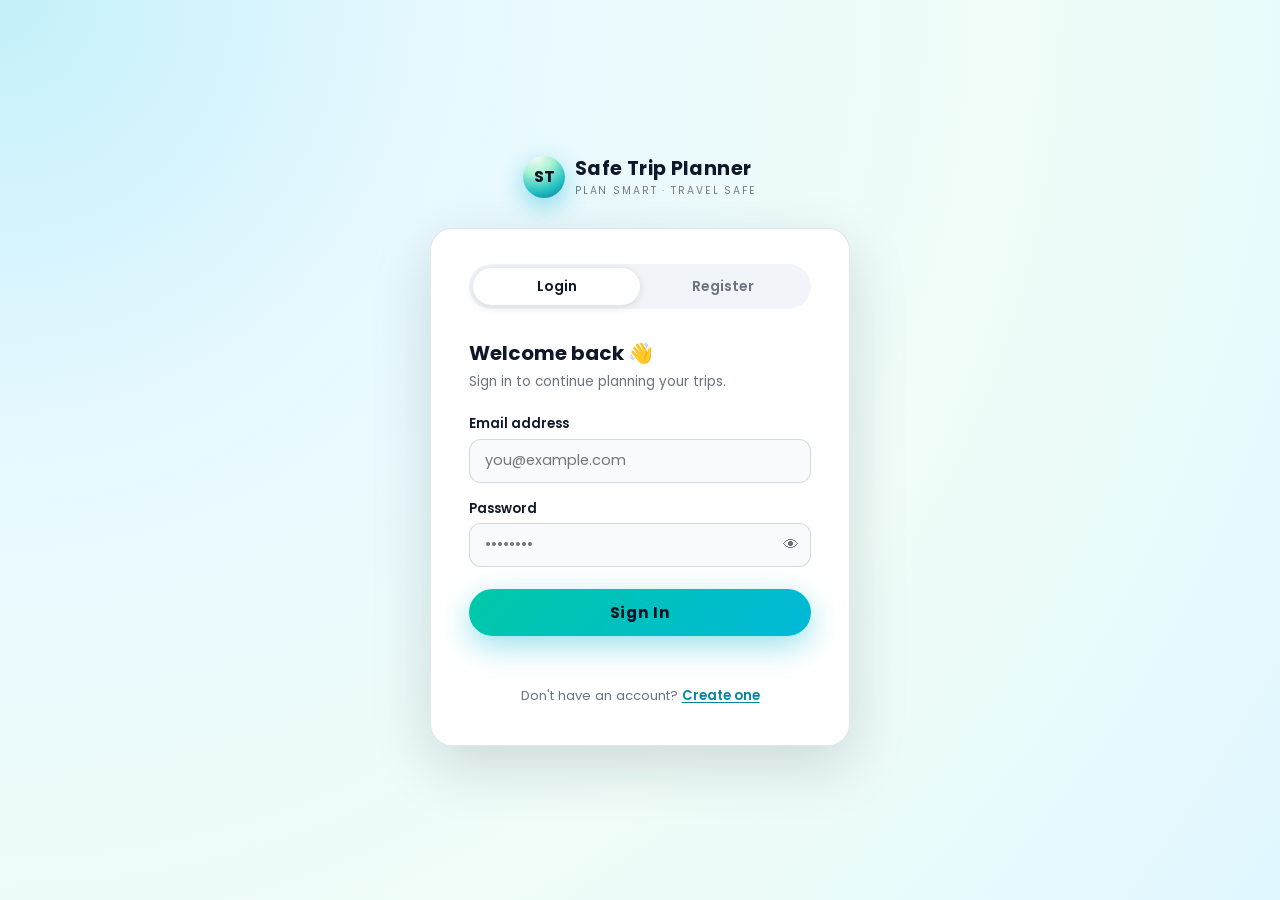
<file: login.html>
<!DOCTYPE html>
<html lang="en">

<head>
    <meta charset="UTF-8">
    <title>Login | Safe Trip Planner</title>
    <meta name="viewport" content="width=device-width, initial-scale=1.0">
    <link rel="preconnect" href="https://fonts.googleapis.com">
    <link rel="preconnect" href="https://fonts.gstatic.com" crossorigin>
    <link href="https://fonts.googleapis.com/css2?family=Poppins:wght@300;400;500;600;700&display=swap"
        rel="stylesheet">

    <style>
        :root {
            --primary: #00b8d8;
            --primary-dark: #0086a0;
            --accent: #00c9a7;
            --text-main: #0f172a;
            --text-muted: #6b7280;
            --card-bg: #ffffff;
            --shadow-soft: 0 20px 60px rgba(15, 23, 42, 0.15);
            --radius-lg: 22px;
            --error: #dc2626;
            --success: #15803d;
        }

        * {
            margin: 0;
            padding: 0;
            box-sizing: border-box;
        }

        body {
            font-family: "Poppins", system-ui, sans-serif;
            background: radial-gradient(circle at top left, #c4f0fa 0%, #e8f9ff 30%, #f0fdf8 65%, #e0f7ff 100%);
            min-height: 100vh;
            display: flex;
            flex-direction: column;
            align-items: center;
            justify-content: center;
            padding: 1.5rem;
        }

        /* ===== LOGO ===== */
        .logo-wrap {
            display: flex;
            align-items: center;
            gap: 0.6rem;
            margin-bottom: 1.8rem;
            text-decoration: none;
            color: var(--text-main);
        }

        .logo-mark {
            width: 42px;
            height: 42px;
            border-radius: 50%;
            background: radial-gradient(circle at 30% 0, #f9fafb 0, #a7f3d0 35%, #22c1c3 70%, #0e7490 100%);
            display: flex;
            align-items: center;
            justify-content: center;
            font-size: 1rem;
            font-weight: 700;
            color: #0b1120;
            box-shadow: 0 8px 24px rgba(6, 182, 212, 0.45);
        }

        .logo-text-main {
            font-weight: 700;
            font-size: 1.2rem;
            letter-spacing: 0.02em;
        }

        .logo-sub {
            display: block;
            font-size: 0.65rem;
            text-transform: uppercase;
            letter-spacing: 0.18em;
            opacity: 0.55;
        }

        /* ===== CARD ===== */
        .auth-card {
            background: var(--card-bg);
            border-radius: var(--radius-lg);
            box-shadow: var(--shadow-soft);
            padding: 2.2rem 2.4rem 2.4rem;
            width: 100%;
            max-width: 420px;
            border: 1px solid rgba(209, 213, 219, 0.6);
        }

        /* ===== TABS ===== */
        .tab-row {
            display: flex;
            background: #f1f5f9;
            border-radius: 999px;
            padding: 4px;
            margin-bottom: 1.8rem;
        }

        .tab-btn {
            flex: 1;
            border: none;
            background: transparent;
            border-radius: 999px;
            padding: 0.5rem 0;
            font-size: 0.88rem;
            font-weight: 600;
            font-family: inherit;
            color: var(--text-muted);
            cursor: pointer;
            transition: background 0.25s ease, color 0.25s ease, box-shadow 0.25s ease;
        }

        .tab-btn.active {
            background: #ffffff;
            color: var(--text-main);
            box-shadow: 0 2px 10px rgba(15, 23, 42, 0.12);
        }

        /* ===== PANELS ===== */
        .panel {
            display: none;
        }

        .panel.active {
            display: block;
        }

        .panel-title {
            font-size: 1.25rem;
            font-weight: 700;
            margin-bottom: 0.25rem;
            color: var(--text-main);
        }

        .panel-sub {
            font-size: 0.85rem;
            color: var(--text-muted);
            margin-bottom: 1.4rem;
        }

        /* ===== FORM ===== */
        .field {
            display: flex;
            flex-direction: column;
            gap: 0.28rem;
            margin-bottom: 1rem;
        }

        .field label {
            font-size: 0.82rem;
            font-weight: 600;
            color: var(--text-main);
        }

        .field input {
            border: 1.5px solid rgba(209, 213, 219, 0.9);
            border-radius: 12px;
            padding: 0.65rem 0.9rem;
            font-size: 0.9rem;
            font-family: inherit;
            outline: none;
            background: #f9fafb;
            color: var(--text-main);
            transition: border-color 0.2s ease, box-shadow 0.2s ease, background 0.2s ease;
        }

        .field input:focus {
            border-color: var(--primary);
            background: #ffffff;
            box-shadow: 0 0 0 3px rgba(0, 184, 216, 0.15);
        }

        /* password wrapper with eye toggle */
        .pw-wrap {
            position: relative;
        }

        .pw-wrap input {
            width: 100%;
            padding-right: 2.6rem;
        }

        .pw-eye {
            position: absolute;
            right: 0.75rem;
            top: 50%;
            transform: translateY(-50%);
            background: none;
            border: none;
            cursor: pointer;
            color: var(--text-muted);
            font-size: 1rem;
            line-height: 1;
            padding: 0;
        }

        /* ===== SUBMIT BUTTON ===== */
        .btn-submit {
            width: 100%;
            padding: 0.75rem;
            border: none;
            border-radius: 999px;
            background: linear-gradient(135deg, var(--accent), var(--primary));
            color: #0b1120;
            font-family: inherit;
            font-size: 0.95rem;
            font-weight: 700;
            letter-spacing: 0.04em;
            cursor: pointer;
            margin-top: 0.4rem;
            box-shadow: 0 10px 30px rgba(6, 182, 212, 0.4);
            transition: transform 0.2s ease, box-shadow 0.2s ease, filter 0.2s ease;
        }

        .btn-submit:hover {
            transform: translateY(-2px);
            box-shadow: 0 16px 40px rgba(6, 182, 212, 0.55);
            filter: brightness(1.04);
        }

        .btn-submit:active {
            transform: translateY(0);
            box-shadow: 0 8px 20px rgba(6, 182, 212, 0.4);
        }

        .btn-submit:disabled {
            opacity: 0.65;
            cursor: not-allowed;
            transform: none;
        }

        /* ===== MESSAGES ===== */
        .msg {
            font-size: 0.83rem;
            margin-top: 0.85rem;
            text-align: center;
            min-height: 1.2em;
            font-weight: 500;
        }

        .msg.error {
            color: var(--error);
        }

        .msg.success {
            color: var(--success);
        }

        /* ===== FOOTER LINK ===== */
        .switch-link {
            text-align: center;
            font-size: 0.82rem;
            color: var(--text-muted);
            margin-top: 1.3rem;
        }

        .switch-link button {
            background: none;
            border: none;
            color: var(--primary-dark);
            font-weight: 600;
            font-family: inherit;
            font-size: inherit;
            cursor: pointer;
            text-decoration: underline;
            text-underline-offset: 2px;
        }

        @keyframes fadeInUp {
            from {
                opacity: 0;
                transform: translateY(14px);
            }

            to {
                opacity: 1;
                transform: translateY(0);
            }
        }

        .auth-card {
            animation: fadeInUp 0.45s ease both;
        }
    </style>
</head>

<body>

    <a href="/index.html" class="logo-wrap">
        <div class="logo-mark">ST</div>
        <div>
            <div class="logo-text-main">Safe Trip Planner</div>
            <span class="logo-sub">Plan smart · travel safe</span>
        </div>
    </a>

    <div class="auth-card">

        <!-- Tab switcher -->
        <div class="tab-row">
            <button class="tab-btn active" id="tab-login" onclick="switchTab('login')">Login</button>
            <button class="tab-btn" id="tab-register" onclick="switchTab('register')">Register</button>
        </div>

        <!-- LOGIN PANEL -->
        <div class="panel active" id="panel-login">
            <div class="panel-title">Welcome back 👋</div>
            <div class="panel-sub">Sign in to continue planning your trips.</div>

            <form id="form-login" novalidate onsubmit="handleLogin(event)">
                <div class="field">
                    <label for="login-email">Email address</label>
                    <input id="login-email" type="email" placeholder="you@example.com" autocomplete="email" required>
                </div>
                <div class="field">
                    <label for="login-password">Password</label>
                    <div class="pw-wrap">
                        <input id="login-password" type="password" placeholder="••••••••"
                            autocomplete="current-password" required>
                        <button type="button" class="pw-eye" onclick="togglePw('login-password', this)"
                            title="Show/hide password">👁</button>
                    </div>
                </div>
                <button type="submit" class="btn-submit" id="btn-login">Sign In</button>
                <div class="msg" id="msg-login"></div>
            </form>

            <div class="switch-link">
                Don't have an account?
                <button onclick="switchTab('register')">Create one</button>
            </div>
        </div>

        <!-- REGISTER PANEL -->
        <div class="panel" id="panel-register">
            <div class="panel-title">Create account ✨</div>
            <div class="panel-sub">Join Safe Trip Planner and start exploring.</div>

            <form id="form-register" novalidate onsubmit="handleRegister(event)">
                <div class="field">
                    <label for="reg-email">Email address</label>
                    <input id="reg-email" type="email" placeholder="you@example.com" autocomplete="email" required>
                </div>
                <div class="field">
                    <label for="reg-password">Password <span style="color:var(--text-muted);font-weight:400">(min 6
                            chars)</span></label>
                    <div class="pw-wrap">
                        <input id="reg-password" type="password" placeholder="••••••••" autocomplete="new-password"
                            required>
                        <button type="button" class="pw-eye" onclick="togglePw('reg-password', this)"
                            title="Show/hide password">👁</button>
                    </div>
                </div>
                <div class="field">
                    <label for="reg-confirm">Confirm password</label>
                    <div class="pw-wrap">
                        <input id="reg-confirm" type="password" placeholder="••••••••" autocomplete="new-password"
                            required>
                        <button type="button" class="pw-eye" onclick="togglePw('reg-confirm', this)"
                            title="Show/hide password">👁</button>
                    </div>
                </div>
                <button type="submit" class="btn-submit" id="btn-register">Create Account</button>
                <div class="msg" id="msg-register"></div>
            </form>

            <div class="switch-link">
                Already have an account?
                <button onclick="switchTab('login')">Sign in</button>
            </div>
        </div>

    </div>

    <script>
        // ===== If already logged in, skip to plan-trip =====
        (function () {
            if (localStorage.getItem("authToken")) {
                window.location.replace("/plan-trip.html");
            }
        })();

        // ===== Tab switching =====
        function switchTab(tab) {
            document.getElementById("panel-login").classList.toggle("active", tab === "login");
            document.getElementById("panel-register").classList.toggle("active", tab === "register");
            document.getElementById("tab-login").classList.toggle("active", tab === "login");
            document.getElementById("tab-register").classList.toggle("active", tab === "register");
            document.getElementById("msg-login").textContent = "";
            document.getElementById("msg-register").textContent = "";
        }

        // ===== Password eye toggle =====
        function togglePw(inputId, btn) {
            const input = document.getElementById(inputId);
            if (input.type === "password") {
                input.type = "text";
                btn.textContent = "🙈";
            } else {
                input.type = "password";
                btn.textContent = "👁";
            }
        }

        // ===== Show message helpers =====
        function showMsg(id, text, type) {
            const el = document.getElementById(id);
            el.textContent = text;
            el.className = "msg " + type;
        }

        // ===== Save session & redirect =====
        function saveSession(data) {
            localStorage.setItem("authToken", data.token);
            localStorage.setItem("userEmail", data.email);
            window.location.replace("/plan-trip.html");
        }

        // ===== LOGIN =====
        async function handleLogin(e) {
            e.preventDefault();
            const email = document.getElementById("login-email").value.trim();
            const password = document.getElementById("login-password").value;
            const btn = document.getElementById("btn-login");

            if (!email || !password) {
                showMsg("msg-login", "Please fill in all fields.", "error");
                return;
            }

            btn.disabled = true;
            btn.textContent = "Signing in…";

            try {
                const res = await fetch("/api/auth/login", {
                    method: "POST",
                    headers: { "Content-Type": "application/json" },
                    body: JSON.stringify({ email, password })
                });
                const data = await res.json();
                if (!res.ok) {
                    showMsg("msg-login", data.error || "Login failed.", "error");
                } else {
                    showMsg("msg-login", "✓ Logged in! Redirecting…", "success");
                    setTimeout(() => saveSession(data), 600);
                }
            } catch {
                showMsg("msg-login", "Network error. Is the server running?", "error");
            } finally {
                btn.disabled = false;
                btn.textContent = "Sign In";
            }
        }

        // ===== REGISTER =====
        async function handleRegister(e) {
            e.preventDefault();
            const email = document.getElementById("reg-email").value.trim();
            const password = document.getElementById("reg-password").value;
            const confirm = document.getElementById("reg-confirm").value;
            const btn = document.getElementById("btn-register");

            if (!email || !password || !confirm) {
                showMsg("msg-register", "Please fill in all fields.", "error");
                return;
            }
            if (password.length < 6) {
                showMsg("msg-register", "Password must be at least 6 characters.", "error");
                return;
            }
            if (password !== confirm) {
                showMsg("msg-register", "Passwords do not match.", "error");
                return;
            }

            btn.disabled = true;
            btn.textContent = "Creating account…";

            try {
                const res = await fetch("/api/auth/register", {
                    method: "POST",
                    headers: { "Content-Type": "application/json" },
                    body: JSON.stringify({ email, password })
                });
                const data = await res.json();
                if (!res.ok) {
                    showMsg("msg-register", data.error || "Registration failed.", "error");
                } else {
                    showMsg("msg-register", "✓ Account created! Redirecting…", "success");
                    setTimeout(() => saveSession(data), 600);
                }
            } catch {
                showMsg("msg-register", "Network error. Is the server running?", "error");
            } finally {
                btn.disabled = false;
                btn.textContent = "Create Account";
            }
        }
    </script>

</body>

</html>
</file>
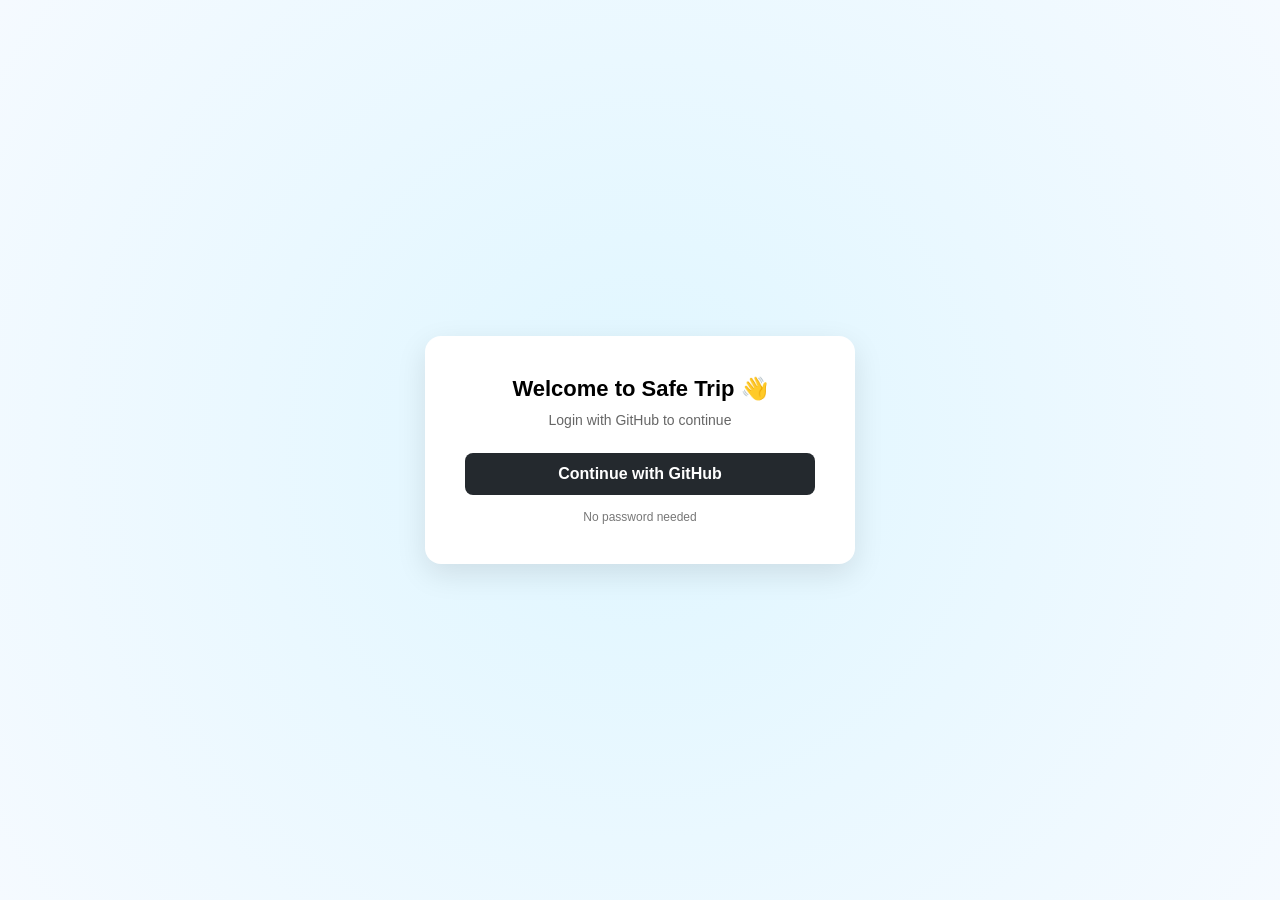
<file: safe-trip-planner/target/classes/static/login.html>
<!DOCTYPE html>
<html lang="en">

<head>
    <meta charset="UTF-8">
    <title>Login | Safe Trip Planner</title>
    <meta name="viewport" content="width=device-width, initial-scale=1.0">

    <style>
        body {
            font-family: Arial, sans-serif;
            background: radial-gradient(circle, #dff6ff, #f5faff);
            height: 100vh;
            display: flex;
            justify-content: center;
            align-items: center;
            margin: 0;
        }

        .auth-card {
            background: white;
            padding: 40px;
            border-radius: 16px;
            box-shadow: 0 10px 30px rgba(0,0,0,0.1);
            text-align: center;
            width: 350px;
        }

        .panel-title {
            font-size: 22px;
            font-weight: bold;
            margin-bottom: 10px;
        }

        .panel-sub {
            font-size: 14px;
            color: #666;
            margin-bottom: 25px;
        }

        .github-btn {
            display: block;
            padding: 12px;
            border-radius: 8px;
            background: #24292e;
            color: white;
            text-decoration: none;
            font-weight: bold;
            transition: 0.3s;
        }

        .github-btn:hover {
            background: black;
            transform: translateY(-2px);
        }

        .msg {
            margin-top: 15px;
            font-size: 12px;
            color: #777;
        }
    </style>
</head>

<body>

<div class="auth-card">

    <div class="panel active">
        <div class="panel-title">Welcome to Safe Trip 👋</div>
        <div class="panel-sub">Login with GitHub to continue</div>

        <a href="/oauth2/authorization/github" class="github-btn">
            Continue with GitHub
        </a>

        <div class="msg">No password needed</div>
    </div>

</div>

</body>

</html>
<!--<!DOCTYPE html>-->
<!--<html lang="en">-->

<!--<head>-->
<!--    <meta charset="UTF-8">-->
<!--    <title>Login | Safe Trip Planner</title>-->
<!--    <meta name="viewport" content="width=device-width, initial-scale=1.0">-->
<!--    <link rel="preconnect" href="https://fonts.googleapis.com">-->
<!--    <link rel="preconnect" href="https://fonts.gstatic.com" crossorigin>-->
<!--    <link href="https://fonts.googleapis.com/css2?family=Poppins:wght@300;400;500;600;700&display=swap"-->
<!--        rel="stylesheet">-->

<!--    <style>-->
<!--        :root {-->
<!--            &#45;&#45;primary: #00b8d8;-->
<!--            &#45;&#45;primary-dark: #0086a0;-->
<!--            &#45;&#45;accent: #00c9a7;-->
<!--            &#45;&#45;text-main: #0f172a;-->
<!--            &#45;&#45;text-muted: #6b7280;-->
<!--            &#45;&#45;card-bg: #ffffff;-->
<!--            &#45;&#45;shadow-soft: 0 20px 60px rgba(15, 23, 42, 0.15);-->
<!--            &#45;&#45;radius-lg: 22px;-->
<!--            &#45;&#45;error: #dc2626;-->
<!--            &#45;&#45;success: #15803d;-->
<!--        }-->

<!--        * {-->
<!--            margin: 0;-->
<!--            padding: 0;-->
<!--            box-sizing: border-box;-->
<!--        }-->

<!--        body {-->
<!--            font-family: "Poppins", system-ui, sans-serif;-->
<!--            background: radial-gradient(circle at top left, #c4f0fa 0%, #e8f9ff 30%, #f0fdf8 65%, #e0f7ff 100%);-->
<!--            min-height: 100vh;-->
<!--            display: flex;-->
<!--            flex-direction: column;-->
<!--            align-items: center;-->
<!--            justify-content: center;-->
<!--            padding: 1.5rem;-->
<!--        }-->

<!--        /* ===== LOGO ===== */-->
<!--        .logo-wrap {-->
<!--            display: flex;-->
<!--            align-items: center;-->
<!--            gap: 0.6rem;-->
<!--            margin-bottom: 1.8rem;-->
<!--            text-decoration: none;-->
<!--            color: var(&#45;&#45;text-main);-->
<!--        }-->

<!--        .logo-mark {-->
<!--            width: 42px;-->
<!--            height: 42px;-->
<!--            border-radius: 50%;-->
<!--            background: radial-gradient(circle at 30% 0, #f9fafb 0, #a7f3d0 35%, #22c1c3 70%, #0e7490 100%);-->
<!--            display: flex;-->
<!--            align-items: center;-->
<!--            justify-content: center;-->
<!--            font-size: 1rem;-->
<!--            font-weight: 700;-->
<!--            color: #0b1120;-->
<!--            box-shadow: 0 8px 24px rgba(6, 182, 212, 0.45);-->
<!--        }-->

<!--        .logo-text-main {-->
<!--            font-weight: 700;-->
<!--            font-size: 1.2rem;-->
<!--            letter-spacing: 0.02em;-->
<!--        }-->

<!--        .logo-sub {-->
<!--            display: block;-->
<!--            font-size: 0.65rem;-->
<!--            text-transform: uppercase;-->
<!--            letter-spacing: 0.18em;-->
<!--            opacity: 0.55;-->
<!--        }-->

<!--        /* ===== CARD ===== */-->
<!--        .auth-card {-->
<!--            background: var(&#45;&#45;card-bg);-->
<!--            border-radius: var(&#45;&#45;radius-lg);-->
<!--            box-shadow: var(&#45;&#45;shadow-soft);-->
<!--            padding: 2.2rem 2.4rem 2.4rem;-->
<!--            width: 100%;-->
<!--            max-width: 420px;-->
<!--            border: 1px solid rgba(209, 213, 219, 0.6);-->
<!--        }-->

<!--        /* ===== TABS ===== */-->
<!--        .tab-row {-->
<!--            display: flex;-->
<!--            background: #f1f5f9;-->
<!--            border-radius: 999px;-->
<!--            padding: 4px;-->
<!--            margin-bottom: 1.8rem;-->
<!--        }-->

<!--        .tab-btn {-->
<!--            flex: 1;-->
<!--            border: none;-->
<!--            background: transparent;-->
<!--            border-radius: 999px;-->
<!--            padding: 0.5rem 0;-->
<!--            font-size: 0.88rem;-->
<!--            font-weight: 600;-->
<!--            font-family: inherit;-->
<!--            color: var(&#45;&#45;text-muted);-->
<!--            cursor: pointer;-->
<!--            transition: background 0.25s ease, color 0.25s ease, box-shadow 0.25s ease;-->
<!--        }-->

<!--        .tab-btn.active {-->
<!--            background: #ffffff;-->
<!--            color: var(&#45;&#45;text-main);-->
<!--            box-shadow: 0 2px 10px rgba(15, 23, 42, 0.12);-->
<!--        }-->

<!--        /* ===== PANELS ===== */-->
<!--        .panel {-->
<!--            display: none;-->
<!--        }-->

<!--        .panel.active {-->
<!--            display: block;-->
<!--        }-->

<!--        .panel-title {-->
<!--            font-size: 1.25rem;-->
<!--            font-weight: 700;-->
<!--            margin-bottom: 0.25rem;-->
<!--            color: var(&#45;&#45;text-main);-->
<!--        }-->

<!--        .panel-sub {-->
<!--            font-size: 0.85rem;-->
<!--            color: var(&#45;&#45;text-muted);-->
<!--            margin-bottom: 1.4rem;-->
<!--        }-->

<!--        /* ===== FORM ===== */-->
<!--        .field {-->
<!--            display: flex;-->
<!--            flex-direction: column;-->
<!--            gap: 0.28rem;-->
<!--            margin-bottom: 1rem;-->
<!--        }-->

<!--        .field label {-->
<!--            font-size: 0.82rem;-->
<!--            font-weight: 600;-->
<!--            color: var(&#45;&#45;text-main);-->
<!--        }-->

<!--        .field input {-->
<!--            border: 1.5px solid rgba(209, 213, 219, 0.9);-->
<!--            border-radius: 12px;-->
<!--            padding: 0.65rem 0.9rem;-->
<!--            font-size: 0.9rem;-->
<!--            font-family: inherit;-->
<!--            outline: none;-->
<!--            background: #f9fafb;-->
<!--            color: var(&#45;&#45;text-main);-->
<!--            transition: border-color 0.2s ease, box-shadow 0.2s ease, background 0.2s ease;-->
<!--        }-->

<!--        .field input:focus {-->
<!--            border-color: var(&#45;&#45;primary);-->
<!--            background: #ffffff;-->
<!--            box-shadow: 0 0 0 3px rgba(0, 184, 216, 0.15);-->
<!--        }-->

<!--        /* password wrapper with eye toggle */-->
<!--        .pw-wrap {-->
<!--            position: relative;-->
<!--        }-->

<!--        .pw-wrap input {-->
<!--            width: 100%;-->
<!--            padding-right: 2.6rem;-->
<!--        }-->

<!--        .pw-eye {-->
<!--            position: absolute;-->
<!--            right: 0.75rem;-->
<!--            top: 50%;-->
<!--            transform: translateY(-50%);-->
<!--            background: none;-->
<!--            border: none;-->
<!--            cursor: pointer;-->
<!--            color: var(&#45;&#45;text-muted);-->
<!--            font-size: 1rem;-->
<!--            line-height: 1;-->
<!--            padding: 0;-->
<!--        }-->

<!--        /* ===== SUBMIT BUTTON ===== */-->
<!--        .btn-submit {-->
<!--            width: 100%;-->
<!--            padding: 0.75rem;-->
<!--            border: none;-->
<!--            border-radius: 999px;-->
<!--            background: linear-gradient(135deg, var(&#45;&#45;accent), var(&#45;&#45;primary));-->
<!--            color: #0b1120;-->
<!--            font-family: inherit;-->
<!--            font-size: 0.95rem;-->
<!--            font-weight: 700;-->
<!--            letter-spacing: 0.04em;-->
<!--            cursor: pointer;-->
<!--            margin-top: 0.4rem;-->
<!--            box-shadow: 0 10px 30px rgba(6, 182, 212, 0.4);-->
<!--            transition: transform 0.2s ease, box-shadow 0.2s ease, filter 0.2s ease;-->
<!--        }-->

<!--        .btn-submit:hover {-->
<!--            transform: translateY(-2px);-->
<!--            box-shadow: 0 16px 40px rgba(6, 182, 212, 0.55);-->
<!--            filter: brightness(1.04);-->
<!--        }-->

<!--        .btn-submit:active {-->
<!--            transform: translateY(0);-->
<!--            box-shadow: 0 8px 20px rgba(6, 182, 212, 0.4);-->
<!--        }-->

<!--        .btn-submit:disabled {-->
<!--            opacity: 0.65;-->
<!--            cursor: not-allowed;-->
<!--            transform: none;-->
<!--        }-->

<!--        /* ===== MESSAGES ===== */-->
<!--        .msg {-->
<!--            font-size: 0.83rem;-->
<!--            margin-top: 0.85rem;-->
<!--            text-align: center;-->
<!--            min-height: 1.2em;-->
<!--            font-weight: 500;-->
<!--        }-->

<!--        .msg.error {-->
<!--            color: var(&#45;&#45;error);-->
<!--        }-->

<!--        .msg.success {-->
<!--            color: var(&#45;&#45;success);-->
<!--        }-->

<!--        /* ===== FOOTER LINK ===== */-->
<!--        .switch-link {-->
<!--            text-align: center;-->
<!--            font-size: 0.82rem;-->
<!--            color: var(&#45;&#45;text-muted);-->
<!--            margin-top: 1.3rem;-->
<!--        }-->

<!--        .switch-link button {-->
<!--            background: none;-->
<!--            border: none;-->
<!--            color: var(&#45;&#45;primary-dark);-->
<!--            font-weight: 600;-->
<!--            font-family: inherit;-->
<!--            font-size: inherit;-->
<!--            cursor: pointer;-->
<!--            text-decoration: underline;-->
<!--            text-underline-offset: 2px;-->
<!--        }-->

<!--        @keyframes fadeInUp {-->
<!--            from {-->
<!--                opacity: 0;-->
<!--                transform: translateY(14px);-->
<!--            }-->

<!--            to {-->
<!--                opacity: 1;-->
<!--                transform: translateY(0);-->
<!--            }-->
<!--        }-->

<!--        .auth-card {-->
<!--            animation: fadeInUp 0.45s ease both;-->
<!--        }-->
<!--    </style>-->
<!--</head>-->

<!--<body>-->

<!--    <a href="/index.html" class="logo-wrap">-->
<!--        <div class="logo-mark">ST</div>-->
<!--        <div>-->
<!--            <div class="logo-text-main">Safe Trip Planner</div>-->
<!--            <span class="logo-sub">Plan smart · travel safe</span>-->
<!--        </div>-->
<!--    </a>-->

<!--    <div class="auth-card">-->

<!--        &lt;!&ndash; Tab switcher &ndash;&gt;-->
<!--        <div class="tab-row">-->
<!--            <button class="tab-btn active" id="tab-login" onclick="switchTab('login')">Login</button>-->
<!--            <button class="tab-btn" id="tab-register" onclick="switchTab('register')">Register</button>-->
<!--        </div>-->

<!--        &lt;!&ndash; LOGIN PANEL &ndash;&gt;-->
<!--        <div class="panel active" id="panel-login">-->
<!--            <div class="panel-title">Welcome back 👋</div>-->
<!--            <div class="panel-sub">Sign in to continue planning your trips.</div>-->

<!--            <form id="form-login" novalidate onsubmit="handleLogin(event)">-->
<!--                <div class="field">-->
<!--                    <label for="login-email">Email address</label>-->
<!--                    <input id="login-email" type="email" placeholder="you@example.com" autocomplete="email" required>-->
<!--                </div>-->
<!--                <div class="field">-->
<!--                    <label for="login-password">Password</label>-->
<!--                    <div class="pw-wrap">-->
<!--                        <input id="login-password" type="password" placeholder="••••••••"-->
<!--                            autocomplete="current-password" required>-->
<!--                        <button type="button" class="pw-eye" onclick="togglePw('login-password', this)"-->
<!--                            title="Show/hide password">👁</button>-->
<!--                    </div>-->
<!--                </div>-->
<!--                <button type="submit" class="btn-submit" id="btn-login">Sign In</button>-->
<!--                <div style="text-align:center; margin:10px 0; color:#6b7280;">-->
<!--                    OR-->
<!--                </div>-->
<!--                <a href="/oauth2/authorization/github" class="btn-submit github-btn">-->
<!--                    Continue with GitHub-->
<!--                </a>-->
<!--                <div class="msg" id="msg-login"></div>-->
<!--            </form>-->

<!--            <div class="switch-link">-->
<!--                Don't have an account?-->
<!--                <button onclick="switchTab('register')">Create one</button>-->
<!--            </div>-->
<!--        </div>-->

<!--        &lt;!&ndash; REGISTER PANEL &ndash;&gt;-->
<!--        <div class="panel" id="panel-register">-->
<!--            <div class="panel-title">Create account ✨</div>-->
<!--            <div class="panel-sub">Join Safe Trip Planner and start exploring.</div>-->

<!--            <form id="form-register" novalidate onsubmit="handleRegister(event)">-->
<!--                <div class="field">-->
<!--                    <label for="reg-email">Email address</label>-->
<!--                    <input id="reg-email" type="email" placeholder="you@example.com" autocomplete="email" required>-->
<!--                </div>-->
<!--                <div class="field">-->
<!--                    <label for="reg-password">Password <span style="color:var(&#45;&#45;text-muted);font-weight:400">(min 6-->
<!--                            chars)</span></label>-->
<!--                    <div class="pw-wrap">-->
<!--                        <input id="reg-password" type="password" placeholder="••••••••" autocomplete="new-password"-->
<!--                            required>-->
<!--                        <button type="button" class="pw-eye" onclick="togglePw('reg-password', this)"-->
<!--                            title="Show/hide password">👁</button>-->
<!--                    </div>-->
<!--                </div>-->
<!--                <div class="field">-->
<!--                    <label for="reg-confirm">Confirm password</label>-->
<!--                    <div class="pw-wrap">-->
<!--                        <input id="reg-confirm" type="password" placeholder="••••••••" autocomplete="new-password"-->
<!--                            required>-->
<!--                        <button type="button" class="pw-eye" onclick="togglePw('reg-confirm', this)"-->
<!--                            title="Show/hide password">👁</button>-->
<!--                    </div>-->
<!--                </div>-->
<!--                <button type="submit" class="btn-submit" id="btn-register">Create Account</button>-->
<!--                <div class="msg" id="msg-register"></div>-->
<!--            </form>-->

<!--            <div class="switch-link">-->
<!--                Already have an account?-->
<!--                <button onclick="switchTab('login')">Sign in</button>-->
<!--            </div>-->
<!--        </div>-->

<!--    </div>-->

<!--    <script>-->
<!--        // ===== If already logged in, skip to plan-trip =====-->
<!--        (function () {-->
<!--            if (localStorage.getItem("authToken")) {-->
<!--                window.location.replace("/plan-trip.html");-->
<!--            }-->
<!--        })();-->

<!--        // ===== Tab switching =====-->
<!--        function switchTab(tab) {-->
<!--            document.getElementById("panel-login").classList.toggle("active", tab === "login");-->
<!--            document.getElementById("panel-register").classList.toggle("active", tab === "register");-->
<!--            document.getElementById("tab-login").classList.toggle("active", tab === "login");-->
<!--            document.getElementById("tab-register").classList.toggle("active", tab === "register");-->
<!--            document.getElementById("msg-login").textContent = "";-->
<!--            document.getElementById("msg-register").textContent = "";-->
<!--        }-->

<!--        // ===== Password eye toggle =====-->
<!--        function togglePw(inputId, btn) {-->
<!--            const input = document.getElementById(inputId);-->
<!--            if (input.type === "password") {-->
<!--                input.type = "text";-->
<!--                btn.textContent = "🙈";-->
<!--            } else {-->
<!--                input.type = "password";-->
<!--                btn.textContent = "👁";-->
<!--            }-->
<!--        }-->

<!--        // ===== Show message helpers =====-->
<!--        function showMsg(id, text, type) {-->
<!--            const el = document.getElementById(id);-->
<!--            el.textContent = text;-->
<!--            el.className = "msg " + type;-->
<!--        }-->

<!--        // ===== Save session & redirect =====-->
<!--        function saveSession(data) {-->
<!--            localStorage.setItem("authToken", data.token);-->
<!--            localStorage.setItem("userEmail", data.email);-->
<!--            window.location.replace("/plan-trip.html");-->
<!--        }-->

<!--        // ===== LOGIN =====-->
<!--        async function handleLogin(e) {-->
<!--            e.preventDefault();-->
<!--            const email = document.getElementById("login-email").value.trim();-->
<!--            const password = document.getElementById("login-password").value;-->
<!--            const btn = document.getElementById("btn-login");-->

<!--            if (!email || !password) {-->
<!--                showMsg("msg-login", "Please fill in all fields.", "error");-->
<!--                return;-->
<!--            }-->

<!--            btn.disabled = true;-->
<!--            btn.textContent = "Signing in…";-->

<!--            try {-->
<!--                const res = await fetch("/api/auth/login", {-->
<!--                    method: "POST",-->
<!--                    headers: { "Content-Type": "application/json" },-->
<!--                    body: JSON.stringify({ email, password })-->
<!--                });-->
<!--                const data = await res.json();-->
<!--                if (!res.ok) {-->
<!--                    showMsg("msg-login", data.error || "Login failed.", "error");-->
<!--                } else {-->
<!--                    showMsg("msg-login", "✓ Logged in! Redirecting…", "success");-->
<!--                    setTimeout(() => saveSession(data), 600);-->
<!--                }-->
<!--            } catch {-->
<!--                showMsg("msg-login", "Network error. Is the server running?", "error");-->
<!--            } finally {-->
<!--                btn.disabled = false;-->
<!--                btn.textContent = "Sign In";-->
<!--            }-->
<!--        }-->

<!--        // ===== REGISTER =====-->
<!--        async function handleRegister(e) {-->
<!--            e.preventDefault();-->
<!--            const email = document.getElementById("reg-email").value.trim();-->
<!--            const password = document.getElementById("reg-password").value;-->
<!--            const confirm = document.getElementById("reg-confirm").value;-->
<!--            const btn = document.getElementById("btn-register");-->

<!--            if (!email || !password || !confirm) {-->
<!--                showMsg("msg-register", "Please fill in all fields.", "error");-->
<!--                return;-->
<!--            }-->
<!--            if (password.length < 6) {-->
<!--                showMsg("msg-register", "Password must be at least 6 characters.", "error");-->
<!--                return;-->
<!--            }-->
<!--            if (password !== confirm) {-->
<!--                showMsg("msg-register", "Passwords do not match.", "error");-->
<!--                return;-->
<!--            }-->

<!--            btn.disabled = true;-->
<!--            btn.textContent = "Creating account…";-->

<!--            try {-->
<!--                const res = await fetch("/api/auth/register", {-->
<!--                    method: "POST",-->
<!--                    headers: { "Content-Type": "application/json" },-->
<!--                    body: JSON.stringify({ email, password })-->
<!--                });-->
<!--                const data = await res.json();-->
<!--                if (!res.ok) {-->
<!--                    showMsg("msg-register", data.error || "Registration failed.", "error");-->
<!--                } else {-->
<!--                    showMsg("msg-register", "✓ Account created! Redirecting…", "success");-->
<!--                    setTimeout(() => saveSession(data), 600);-->
<!--                }-->
<!--            } catch {-->
<!--                showMsg("msg-register", "Network error. Is the server running?", "error");-->
<!--            } finally {-->
<!--                btn.disabled = false;-->
<!--                btn.textContent = "Create Account";-->
<!--            }-->
<!--        }-->
<!--    </script>-->

<!--</body>-->

<!--</html>-->
</file>
